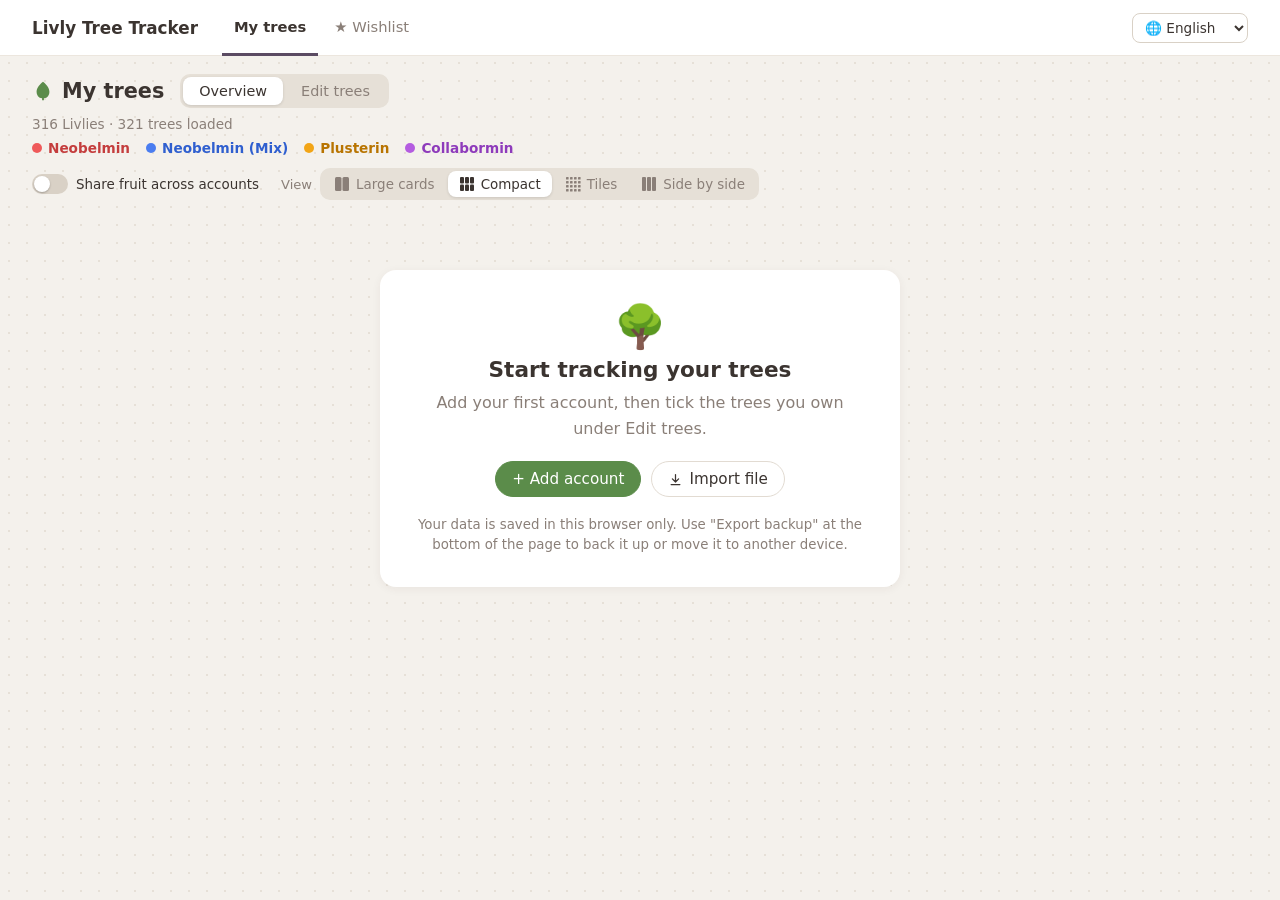
<file: index.html>
<!DOCTYPE html>
<html lang="ja">
<head>
  <meta charset="UTF-8">
  <meta name="viewport" content="width=device-width, initial-scale=1.0">
  <meta http-equiv="Cache-Control" content="no-cache, no-store, must-revalidate">
  <title>Livly Tree Tracker</title>
  <script>
    // Load the stylesheet with a fresh ?v= each time so the browser never shows an old saved copy.
    window.LIVLY_BUILD = Date.now();
    document.write('<link rel="stylesheet" href="css/style.css?v=' + LIVLY_BUILD + '">');
  </script>
</head>
<body>
  <!-- Top bar: app name, page tabs, language (filled in by scripts/nav.js) -->
  <nav id="site-nav" class="site-nav"></nav>

  <!-- "My trees" title + Overview / Edit trees switch (filled in by scripts/nav.js) -->
  <header id="section-header" class="section-header"></header>

  <header class="page-header">
    <div class="page-toolbar">
      <div>
        <p class="page-meta"><span id="stats"></span></p>
        <ul id="legend" class="legend"></ul>
      </div>
      <div class="toolbar-controls">
      <!-- "Share fruit across accounts" switch (label filled in by scripts/app.js) -->
      <label id="share-control" class="switch-control">
        <input id="share-toggle" type="checkbox">
        <span class="switch" aria-hidden="true"></span>
        <span id="share-label"></span>
      </label>
      <!-- "View" label + Large / Compact / Tiles / Side by side (filled in by scripts/app.js) -->
      <div class="view-control">
        <span id="view-label" class="control-label"></span>
        <div id="view-switch" class="segmented"></div>
      </div>
      </div>
    </div>
  </header>

  <main id="accounts">
    <p class="loading">Loading…</p>
  </main>
  <!-- File picker used by Import (at the bottom of the page and on the welcome box) -->
  <input id="import-file" type="file" accept=".json,application/json" hidden>

  <script>
    // Data and scripts (plain .js so the page works when opened directly from disk).
    // Each file gets a fresh ?v= so edits always show on a normal refresh.
    [
      "data/livlies.js",
      "data/trees.js",
      "scripts/i18n.js",
      "scripts/store.js",
      "scripts/dialog.js",
      "scripts/nav.js",
      "scripts/app.js"
    ].forEach(function (src) {
      document.write('<script src="' + src + '?v=' + LIVLY_BUILD + '"><\/script>');
    });
  </script>
</body>
</html>
</file>
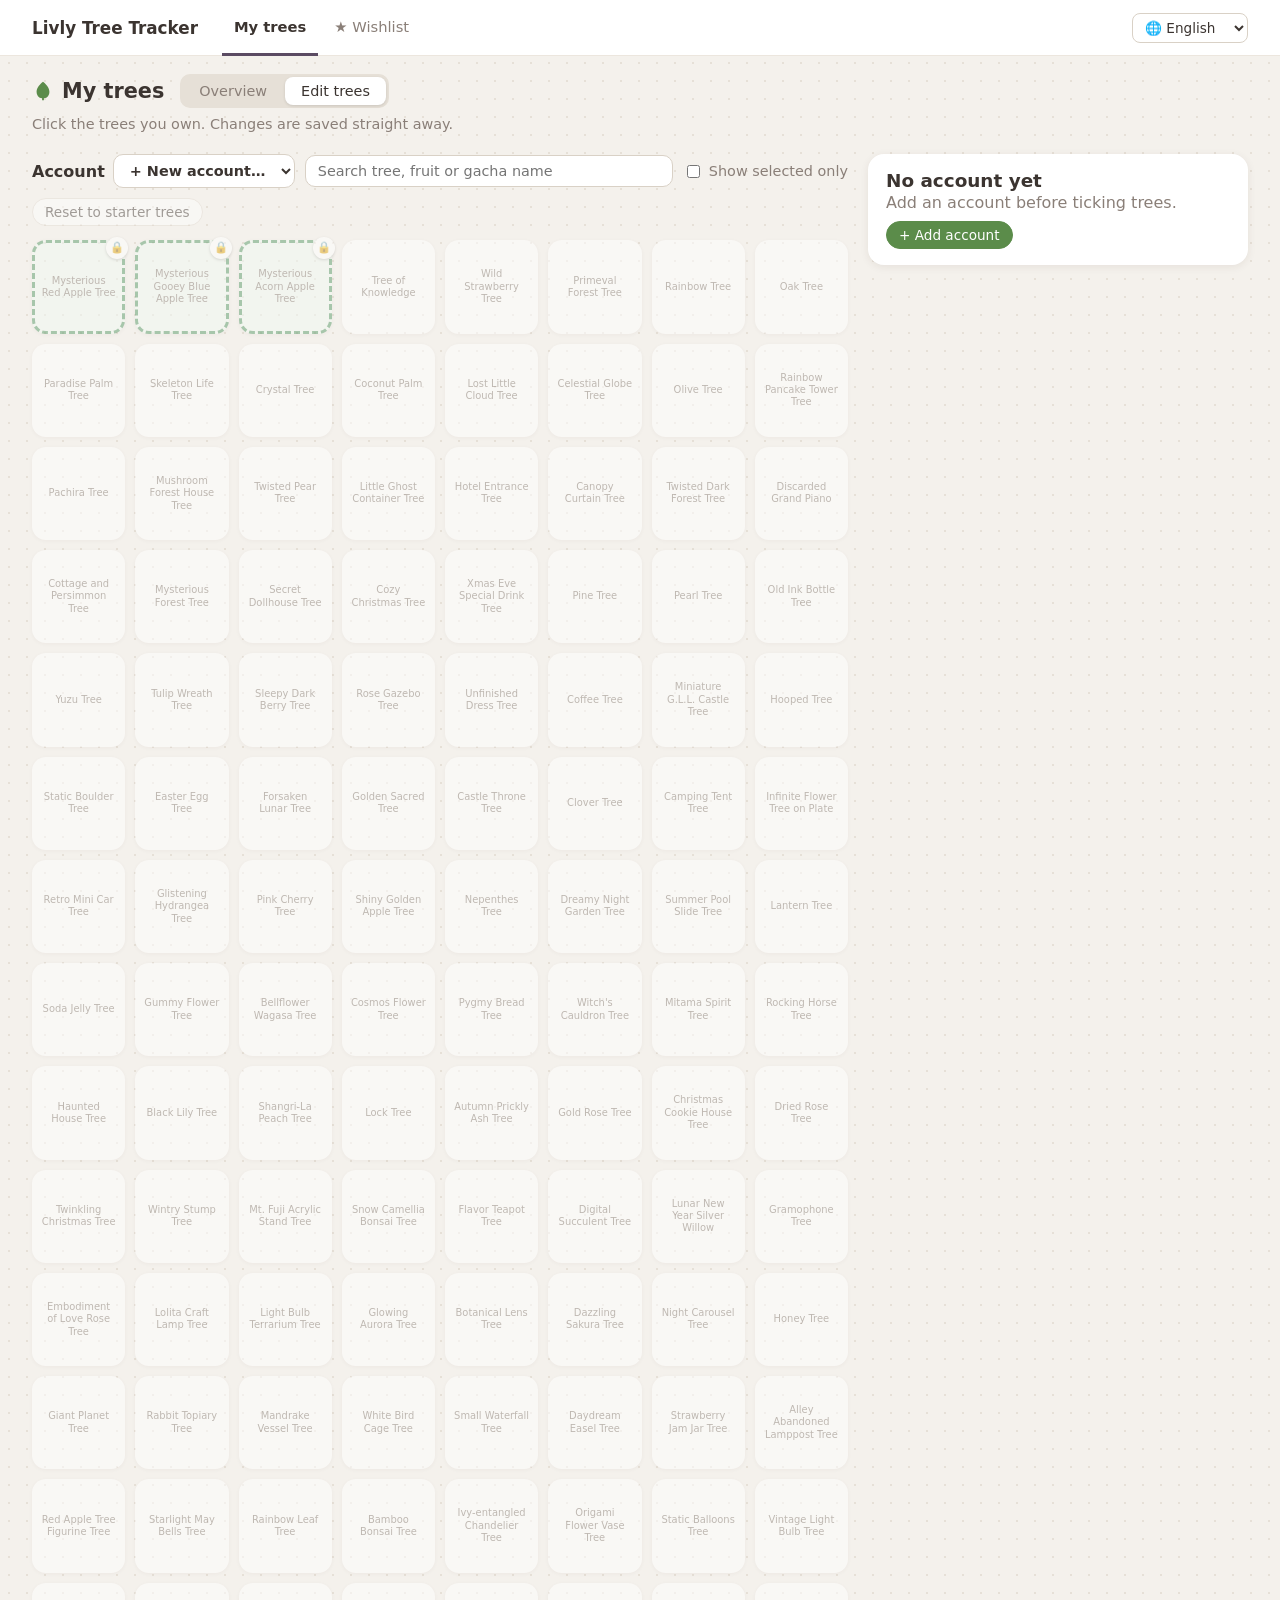
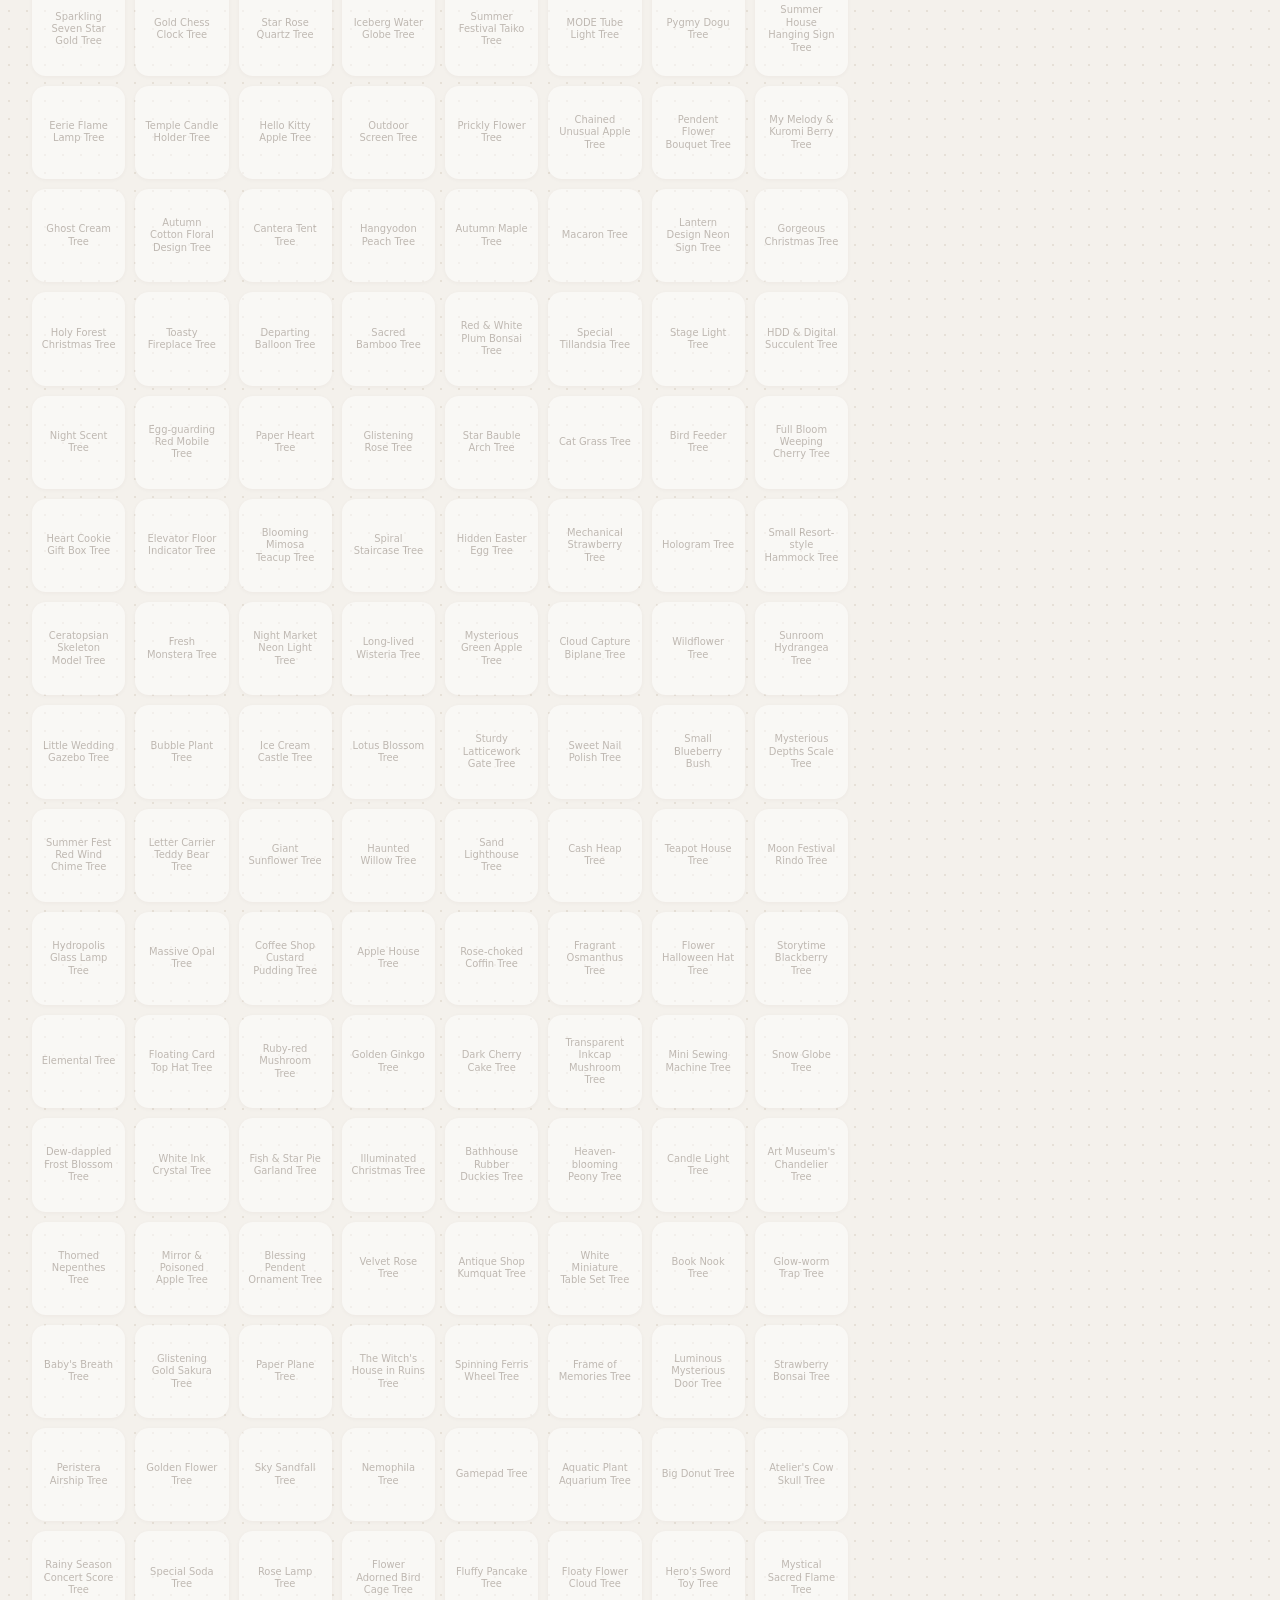
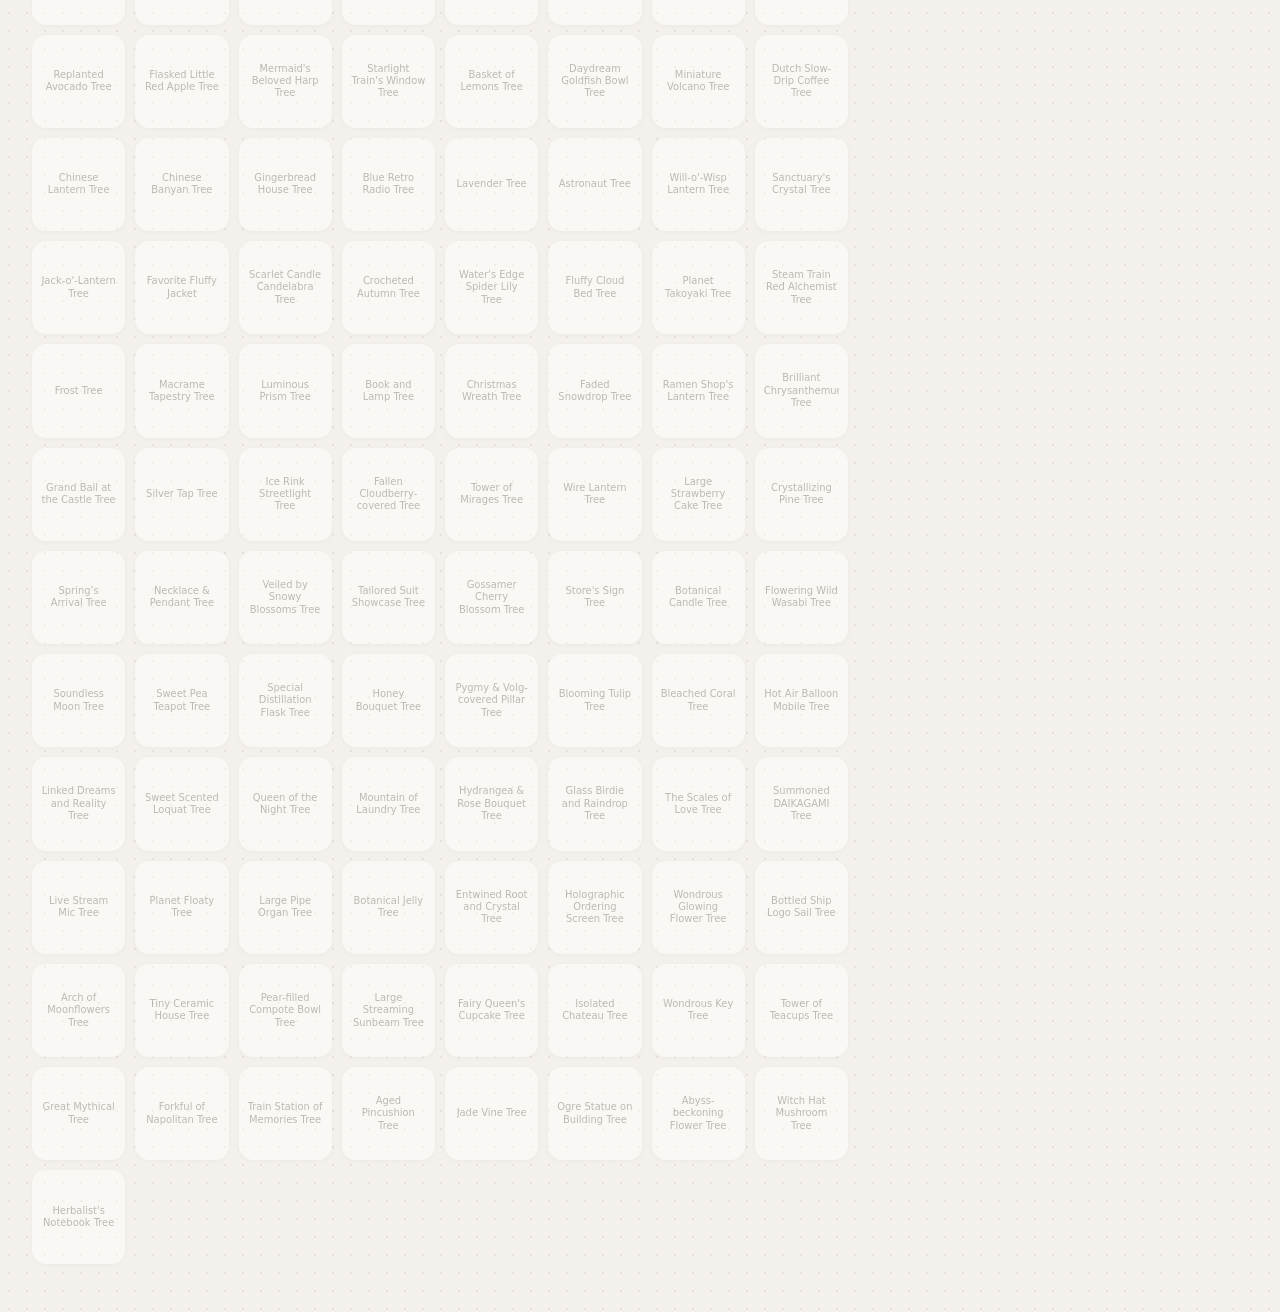
<file: tree-checklist.html>
<!DOCTYPE html>
<html lang="ja">
<head>
  <meta charset="UTF-8">
  <meta name="viewport" content="width=device-width, initial-scale=1.0">
  <meta http-equiv="Cache-Control" content="no-cache, no-store, must-revalidate">
  <title>Edit trees · Livly Tree Tracker</title>
  <script>
    // Fresh ?v= each load so the browser never shows an old saved copy.
    window.LIVLY_BUILD = Date.now();
    document.write('<link rel="stylesheet" href="css/style.css?v=' + LIVLY_BUILD + '">');
    document.write('<link rel="stylesheet" href="css/tree-checklist.css?v=' + LIVLY_BUILD + '">');
  </script>
</head>
<body>
  <!-- Top bar: app name, page tabs, language (filled in by scripts/nav.js) -->
  <nav id="site-nav" class="site-nav"></nav>

  <!-- "My trees" title + Overview / Edit trees switch (filled in by scripts/nav.js) -->
  <header id="section-header" class="section-header"></header>

  <header class="page-header">
    <p class="page-meta" id="intro"></p>
  </header>

  <main class="picker-layout">
    <section class="picker-main">
      <div class="picker-toolbar">
        <!-- Which saved account is being edited -->
        <label class="account-picker"><span id="account-label"></span> <select id="account-select"></select></label>
        <input id="search" type="search" autocomplete="off">
        <label class="toggle"><input id="selected-only" type="checkbox"> <span id="selected-only-label"></span></label>
        <button id="reset" type="button" class="btn"></button>
      </div>
      <div id="tree-grid" class="picker-grid"></div>
      <p id="no-results" class="no-results" hidden></p>
    </section>

    <!-- Summary of the account being edited (filled in by scripts/tree-checklist.js) -->
    <aside id="account-panel" class="picker-output"></aside>
  </main>

  <script>
    [
      "data/livlies.js",
      "data/trees.js",
      "scripts/i18n.js",
      "scripts/store.js",
      "scripts/dialog.js",
      "scripts/nav.js",
      "scripts/tree-checklist.js"
    ].forEach(function (src) {
      document.write('<script src="' + src + '?v=' + LIVLY_BUILD + '"><\/script>');
    });
  </script>
</body>
</html>
</file>
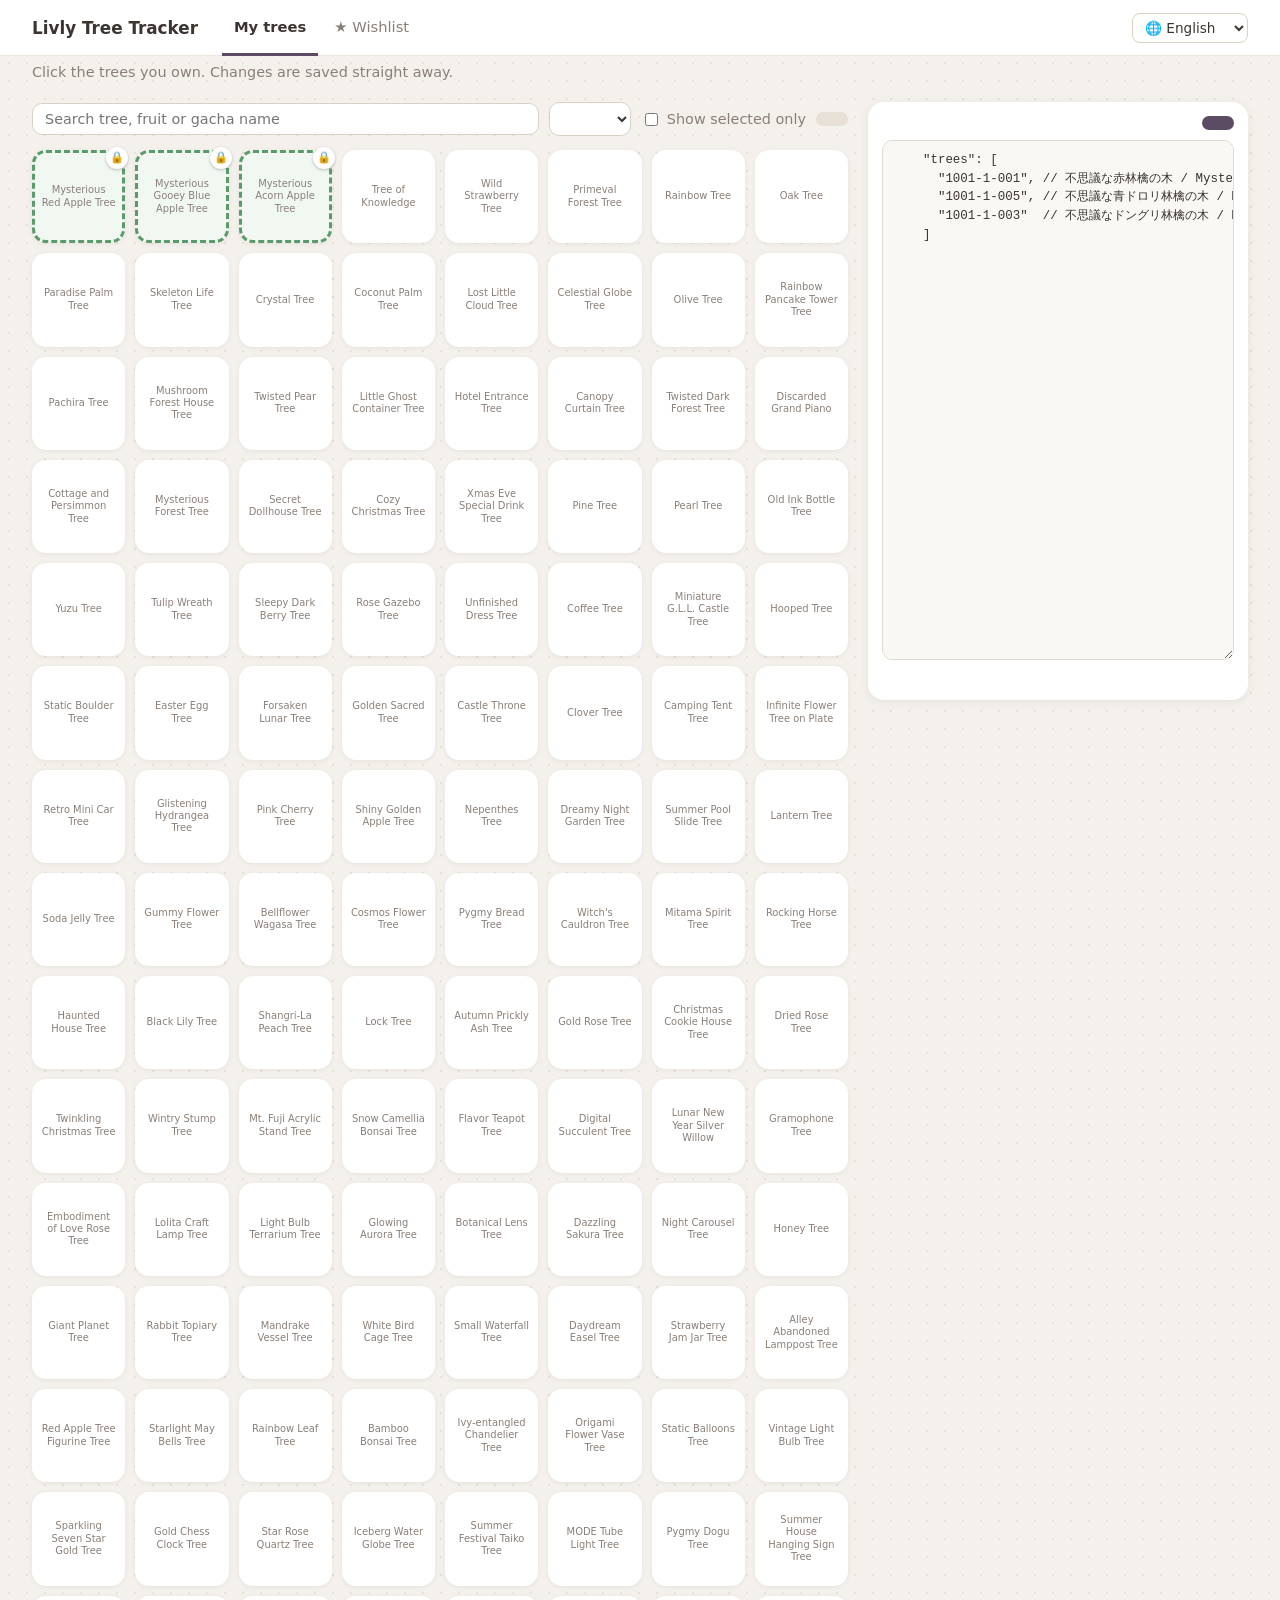
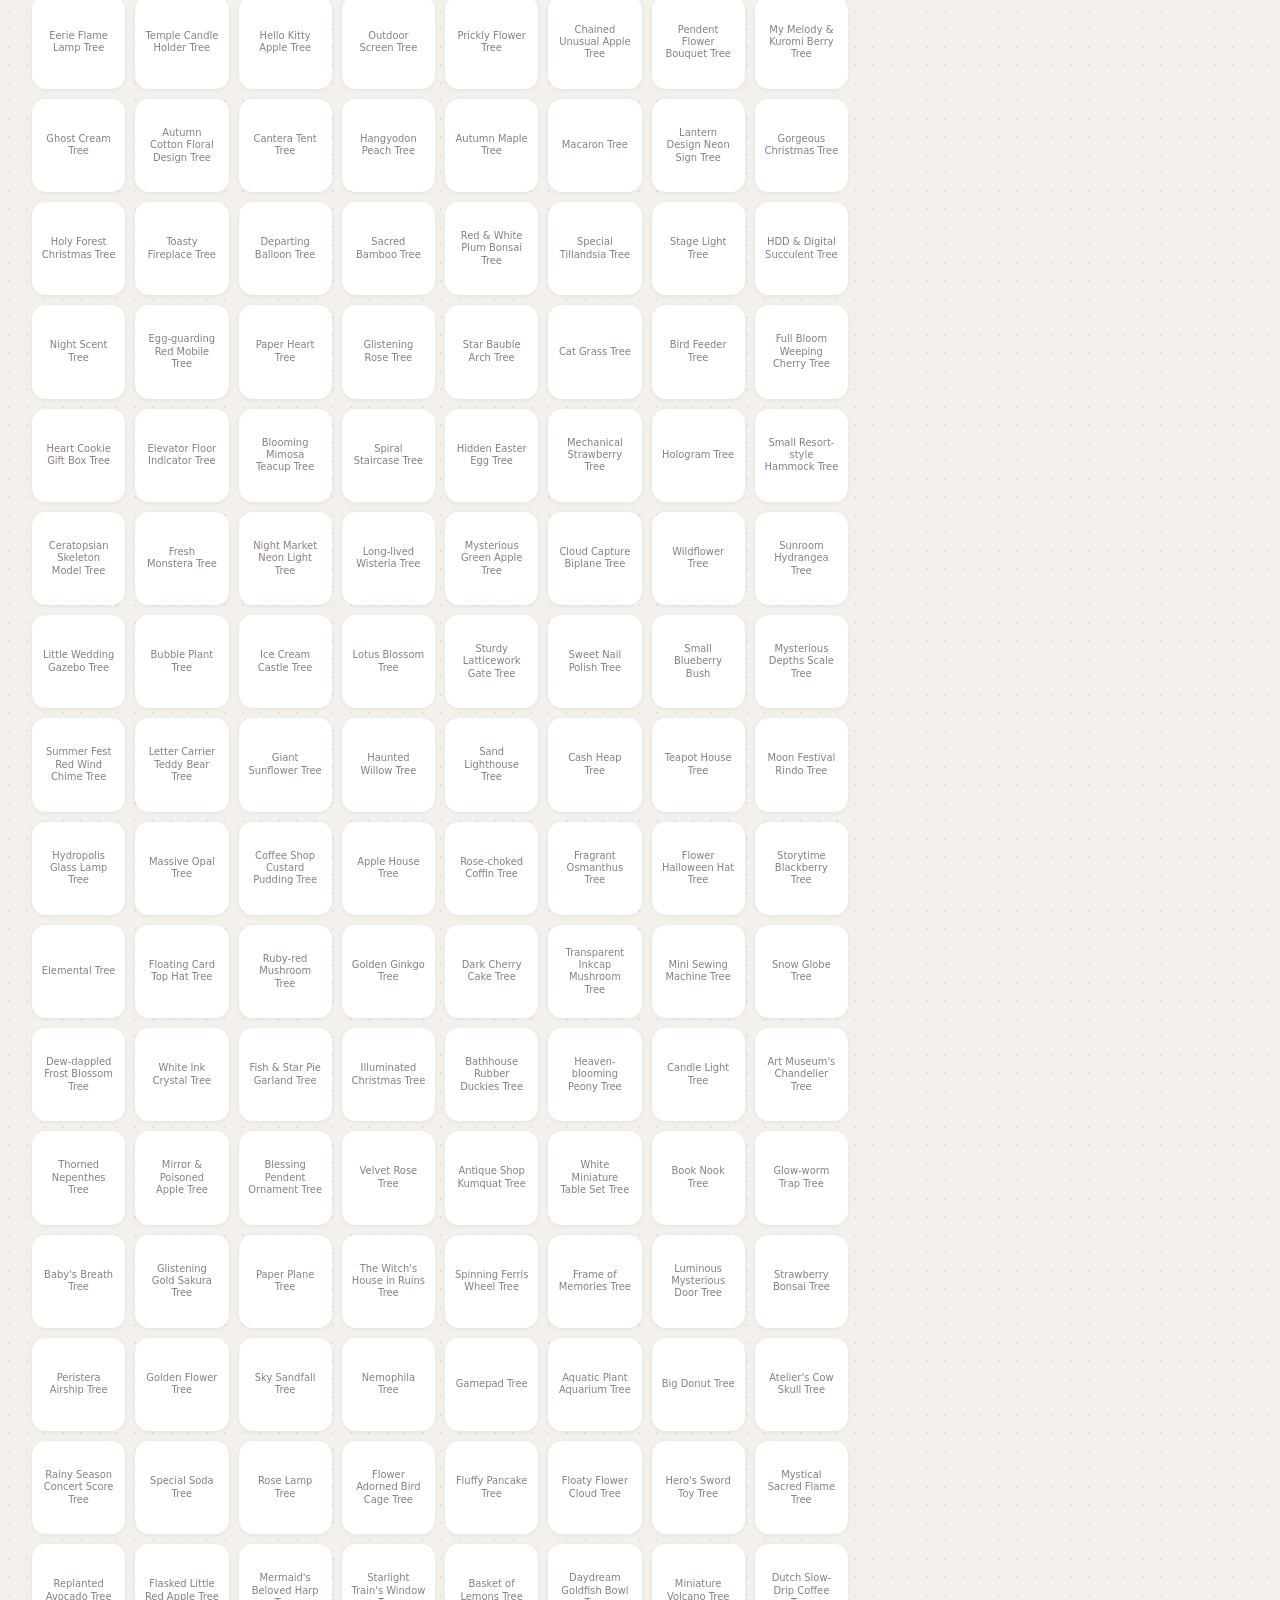
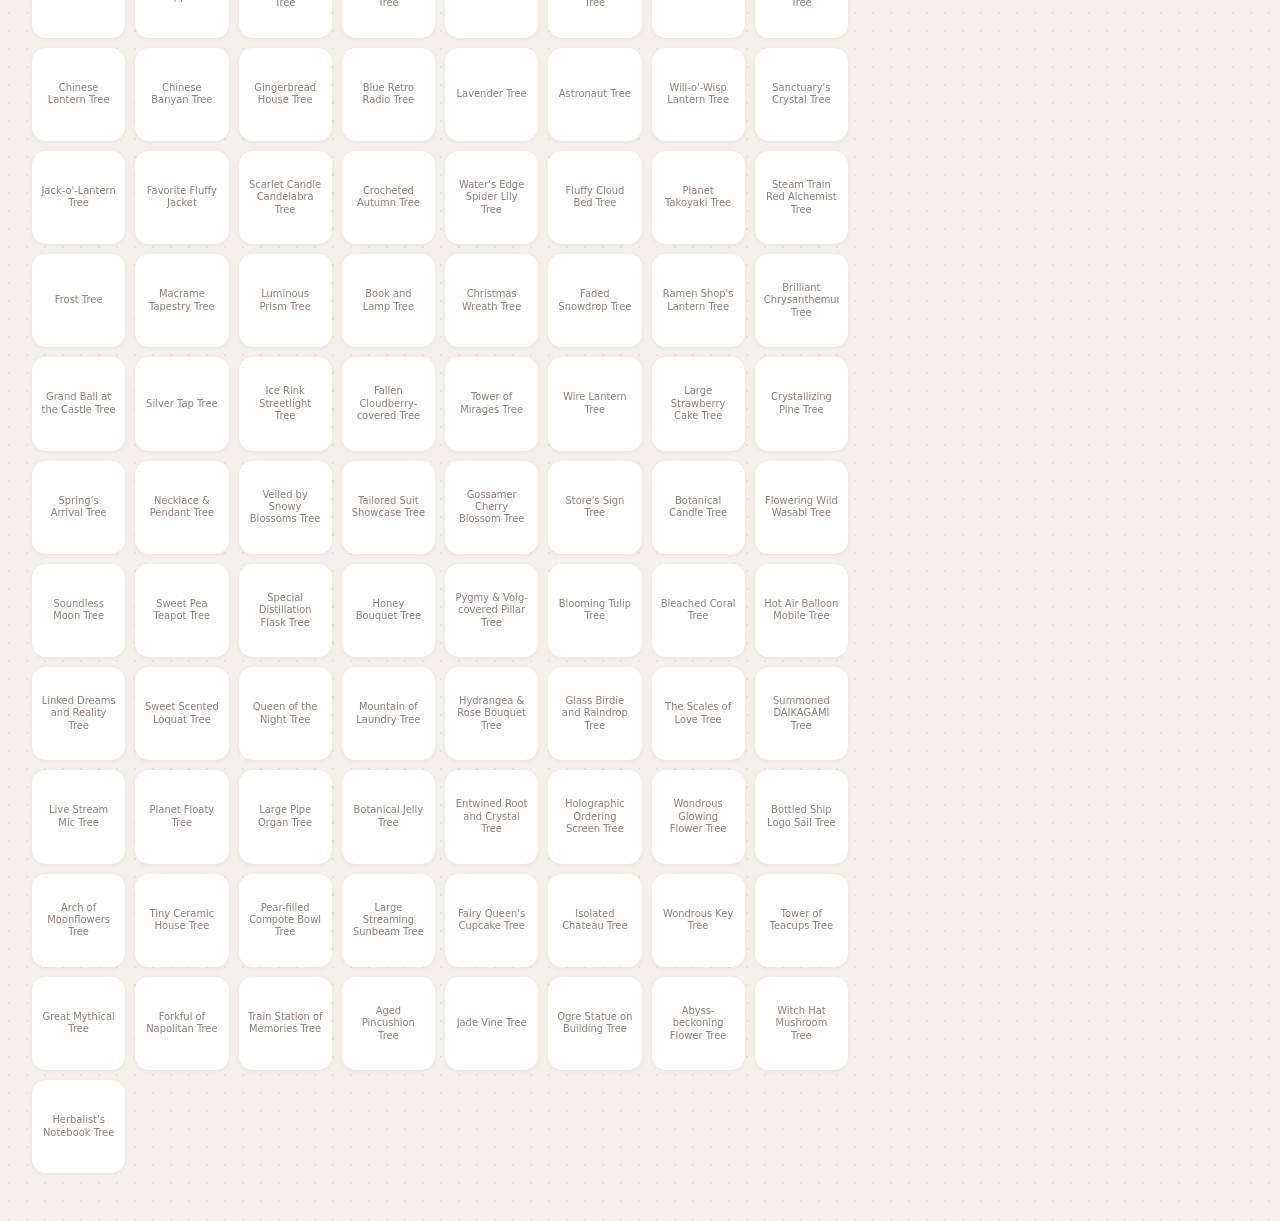
<file: tree-picker.html>
<!DOCTYPE html>
<html lang="ja">
<head>
  <meta charset="UTF-8">
  <meta name="viewport" content="width=device-width, initial-scale=1.0">
  <meta http-equiv="Cache-Control" content="no-cache, no-store, must-revalidate">
  <title>Tree Quick Selector · Livly Tree Tracker</title>
  <script>
    // Fresh ?v= each load so the browser never shows an old saved copy.
    window.LIVLY_BUILD = Date.now();
    document.write('<link rel="stylesheet" href="css/style.css?v=' + LIVLY_BUILD + '">');
    document.write('<link rel="stylesheet" href="css/tree-picker.css?v=' + LIVLY_BUILD + '">');
  </script>
</head>
<body>
  <!-- Top bar: app name, page tabs, language (filled in by scripts/nav.js) -->
  <nav id="site-nav" class="site-nav"></nav>

  <header class="page-header">
    <p class="page-meta" id="intro"></p>
  </header>

  <main class="picker-layout">
    <section class="picker-main">
      <div class="picker-toolbar">
        <input id="search" type="search" autocomplete="off">
        <select id="load-account"></select>
        <label class="toggle"><input id="selected-only" type="checkbox"> <span id="selected-only-label"></span></label>
        <button id="clear" type="button" class="secondary"></button>
      </div>
      <div id="tree-grid" class="picker-grid"></div>
      <p id="no-results" class="no-results" hidden></p>
    </section>

    <aside class="picker-output">
      <div class="output-head">
        <strong id="selected-count"></strong>
        <button id="copy" type="button"></button>
      </div>
      <textarea id="output" readonly spellcheck="false"></textarea>
      <p id="copy-status" class="copy-status" aria-live="polite"></p>
    </aside>
  </main>

  <script>
    [
      "data/livlies.js",
      "data/trees.js",
      "data/accounts.js",
      "scripts/i18n.js",
      "scripts/nav.js",
      "scripts/tree-picker.js"
    ].forEach(function (src) {
      document.write('<script src="' + src + '?v=' + LIVLY_BUILD + '"><\/script>');
    });
  </script>
</body>
</html>
</file>
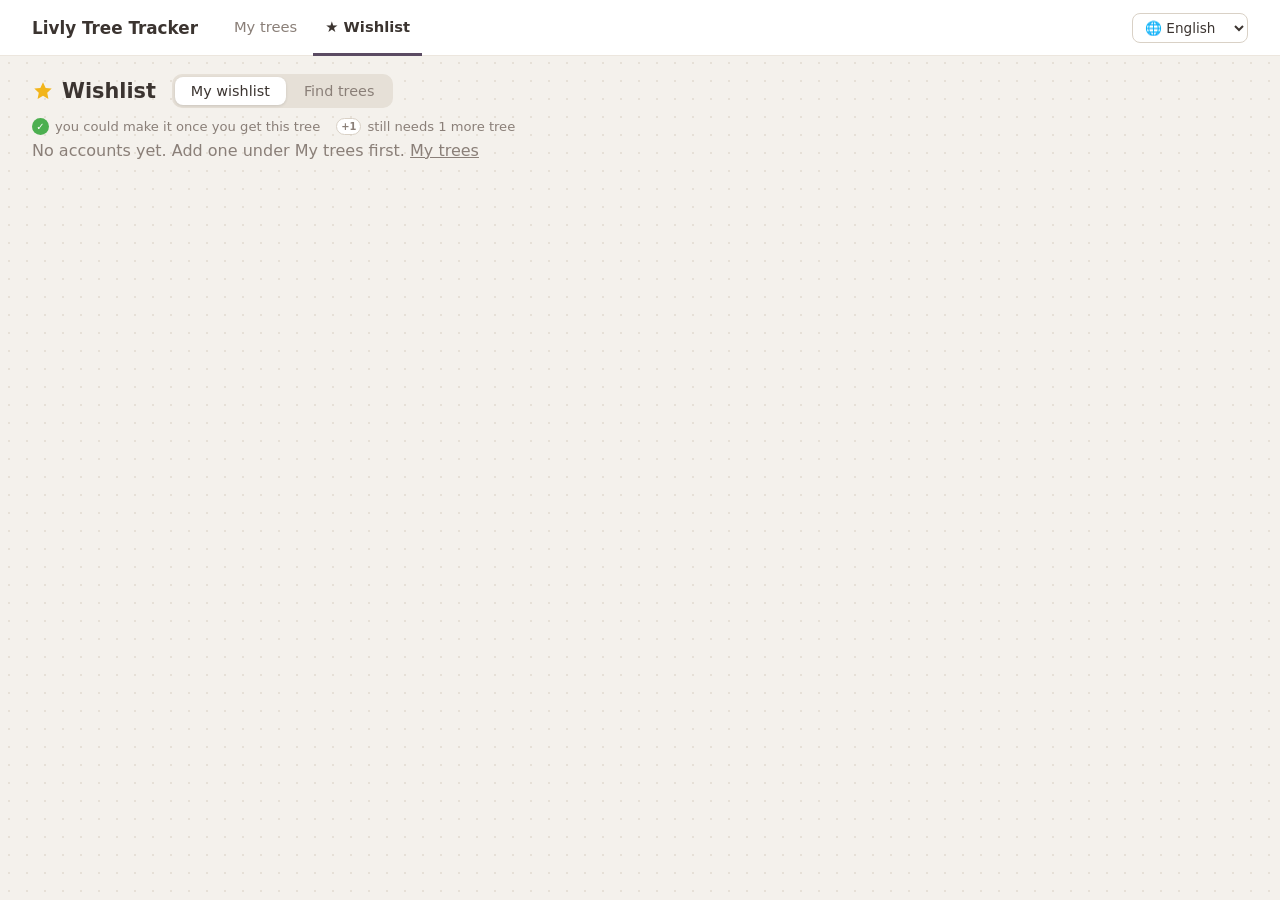
<file: wishlist.html>
<!DOCTYPE html>
<html lang="ja">
<head>
  <meta charset="UTF-8">
  <meta name="viewport" content="width=device-width, initial-scale=1.0">
  <meta http-equiv="Cache-Control" content="no-cache, no-store, must-revalidate">
  <title>Wishlist · Livly Tree Tracker</title>
  <script>
    // Fresh ?v= each load so the browser never shows an old saved copy.
    window.LIVLY_BUILD = Date.now();
    document.write('<link rel="stylesheet" href="css/style.css?v=' + LIVLY_BUILD + '">');
    document.write('<link rel="stylesheet" href="css/wishlist.css?v=' + LIVLY_BUILD + '">');
  </script>
</head>
<body>
  <!-- Top bar: app name, page tabs, language (filled in by scripts/nav.js) -->
  <nav id="site-nav" class="site-nav"></nav>

  <!-- Page title + "My wishlist / Find trees" switch (filled in by scripts/wishlist.js) -->
  <!-- "Wishlist" title + My wishlist / Find trees switch (filled in by scripts/wishlist.js) -->
  <header id="section-header" class="section-header"></header>

  <main class="wish-main">
    <!-- Find trees: filters -->
    <div id="find-filters" class="find-filters" hidden>
      <label class="filter-label"><span id="missing-label"></span> <select id="missing-from"></select></label>
      <input id="find-search" type="search" autocomplete="off">
      <label class="toggle"><input id="only-useful" type="checkbox"> <span id="only-useful-label"></span></label>
      <span id="find-count" class="find-count"></span>
    </div>
    <!-- What ✓ and +1 on a Livly mean -->
    <div id="wish-key" class="wish-key"></div>
    <div id="wish-content"></div>
  </main>

  <script>
    [
      "data/livlies.js",
      "data/trees.js",
      "scripts/i18n.js",
      "scripts/store.js",
      "scripts/dialog.js",
      "scripts/nav.js",
      "scripts/wishlist.js"
    ].forEach(function (src) {
      document.write('<script src="' + src + '?v=' + LIVLY_BUILD + '"><\/script>');
    });
  </script>
</body>
</html>
</file>
<file: css/style.css>
/* ===== Theme ===== */
:root {
  --bg: #f4f1ec;
  --card: #ffffff;
  --text: #3b3430;
  --muted: #8a7f78;
  --tile: #eeeae4;
  --radius: 16px;

  /* Potion colours: card edges, legend, tooltip */
  --c-neobelmin: #ef5a5a;   --text-neobelmin: #c43d3d;
  --c-mix: #4a7df0;         --text-mix: #2f5fcf;
  --c-plusterin: #f2a516;   --text-plusterin: #b87400;
  --c-collab: #b45ce0;      --text-collab: #8e3bbb;
  --c-plusterin-badge: #f2a516;   /* the "P" badge on Plusterin cards */

  /* Tooltip check marks: tree owned by this account / by another account (shared fruit) */
  --c-this-account: #4caf50;      /* grass green */
  --c-other-account: #17a99b;     /* teal green (also the share switch when on) */
}

* { box-sizing: border-box; }

body {
  margin: 0;
  font-family: "Hiragino Maru Gothic ProN", "Yu Gothic UI", "Meiryo", system-ui, sans-serif;
  background: var(--bg);
  background-image: radial-gradient(#e6e0d7 1px, transparent 1px);
  background-size: 18px 18px;
  color: var(--text);
}
/* Traditional Chinese: Taiwanese fonts, so characters use Taiwan glyph shapes */
html:lang(zh-Hant-TW) body { font-family: "Microsoft JhengHei", "PingFang TC", "Noto Sans TC", system-ui, sans-serif; }

/* ===== Top navigation bar (both pages) ===== */
.site-nav {
  display: flex; align-items: center; gap: 24px;
  height: 56px; padding: 0 32px;
  background: var(--card); border-bottom: 1px solid #ece6de;
  position: sticky; top: 0; z-index: 10;
}
.nav-brand { font-weight: bold; font-size: 1.05rem; white-space: nowrap; }
.nav-tabs { display: flex; gap: 4px; height: 100%; }
.nav-tabs a {
  display: flex; align-items: center; padding: 0 12px;
  color: var(--muted); text-decoration: none; font-size: 0.92rem; white-space: nowrap;
  border-bottom: 3px solid transparent; margin-bottom: -1px;
}
.nav-tabs a:hover { color: var(--text); }
.nav-tabs a.active { color: var(--text); font-weight: 600; border-bottom-color: #5b4b63; }
.nav-spacer { flex: 1; }
.lang-select {
  font: inherit; font-size: 0.85rem; color: var(--text); cursor: pointer;
  padding: 5px 8px; border-radius: 8px; border: 1px solid #d9d1c6; background: #fff;
}
@media (max-width: 640px) {
  .site-nav { gap: 12px; padding: 0 14px; }
  .nav-brand { display: none; }
}

/* ===== Page header (under the top bar) ===== */
/* Section header: icon + title + Overview/Edit (or My wishlist/Find) switch */
.section-header { display: flex; flex-wrap: wrap; align-items: center; gap: 16px; padding: 18px 32px 0; }
.section-header h1 { margin: 0; font-size: 1.3rem; display: flex; align-items: center; gap: 8px; }
.section-icon { display: inline-flex; }
.section-icon svg { width: 22px; height: 22px; }
.section-trees svg { fill: #5b8c4a; }
.section-wishlist svg { fill: #f2b51b; }
.segmented.section-switch a, .segmented.section-switch button { padding: 6px 16px; font-size: 0.9rem; }
@media (max-width: 640px) {
  .section-header { padding: 14px 14px 0; }
  body .page-header { padding-left: 14px; padding-right: 14px; }
}

.page-header { padding: 8px 32px 6px; }
.page-meta { margin: 0 0 8px; color: var(--muted); font-size: 0.9rem; }
#stats { font-size: 0.85rem; }
.page-toolbar {
  display: flex; flex-wrap: wrap; align-items: center; justify-content: space-between; gap: 12px 20px;
}

/* Right side of the toolbar: share switch + View switch */
.toolbar-controls { display: flex; flex-wrap: wrap; align-items: center; gap: 10px 22px; }

/* On/off switch ("Share fruit across accounts") */
.switch-control {
  display: inline-flex; align-items: center; gap: 8px; cursor: pointer;
  font-size: 0.84rem; color: var(--text); user-select: none;
}
.switch-control input { position: absolute; opacity: 0; pointer-events: none; }
.switch {
  position: relative; width: 36px; height: 20px; flex: none;
  border-radius: 999px; background: #d9d1c6; transition: background .15s;
}
.switch::after {
  content: ""; position: absolute; top: 2px; left: 2px; width: 16px; height: 16px;
  border-radius: 50%; background: #fff; box-shadow: 0 1px 2px rgba(0,0,0,.25); transition: transform .15s;
}
.switch-control input:checked + .switch { background: var(--c-other-account); }
.switch-control input:checked + .switch::after { transform: translateX(16px); }
.switch-control input:focus-visible + .switch { outline: 2px solid #5b4b63; outline-offset: 2px; }

/* "View" label sits outside the buttons */
.view-control { display: flex; align-items: center; gap: 8px; }
.control-label { font-size: 0.82rem; color: var(--muted); }

/* Segmented buttons (View switch) */
.segmented { display: inline-flex; gap: 2px; background: #e6e0d7; border-radius: 10px; padding: 3px; }
.segmented button, .segmented a {
  display: inline-flex; align-items: center; gap: 6px; text-decoration: none;
  border: 0; background: transparent; color: var(--muted); cursor: pointer;
  font: inherit; font-size: 0.84rem; padding: 5px 11px; border-radius: 8px;
}
.segmented button:hover, .segmented a:hover { color: var(--text); }
.segmented button.active, .segmented a.active { background: var(--card); color: var(--text); box-shadow: 0 1px 3px rgba(0,0,0,.12); }
.segmented svg { width: 16px; height: 16px; flex: none; fill: currentColor; }
@media (max-width: 640px) {
  .segmented button span { display: none; }   /* icons only on small screens */
}

.legend {
  display: flex; flex-wrap: wrap; gap: 16px;
  list-style: none; padding: 0; margin: 0;
  font-size: 0.85rem; color: var(--muted);
}
.legend li { display: flex; align-items: center; gap: 6px; font-weight: 600; }
.legend li:has(.type-neobelmin) { color: var(--text-neobelmin); }
.legend li:has(.type-mix)       { color: var(--text-mix); }
.legend li:has(.type-plusterin) { color: var(--text-plusterin); }
.legend li:has(.type-collab)    { color: var(--text-collab); }
.dot { width: 10px; height: 10px; border-radius: 50%; display: inline-block; }
.dot.type-neobelmin { background: var(--c-neobelmin); }
.dot.type-mix       { background: var(--c-mix); }
.dot.type-plusterin { background: var(--c-plusterin); }
.dot.type-collab    { background: var(--c-collab); }

main { padding: 8px 32px 48px; }
.loading, .error-box { color: var(--muted); }
.error-box {
  background: #fff3f0; border: 1px solid #f0c4bb; color: #8a3a2c;
  padding: 16px 20px; border-radius: 12px; max-width: 720px; line-height: 1.6;
}
.error-box code { background: #fbe1da; padding: 1px 5px; border-radius: 4px; }

/* ===== Account section ===== */
.account { margin-top: 28px; }
.account-header {
  display: flex; flex-wrap: wrap; align-items: baseline; gap: 12px;
  border-bottom: 2px solid #e2dbd2; padding-bottom: 8px; margin-bottom: 14px;
}
.account-header h2 { margin: 0; font-size: 1.3rem; }
.account-count { color: var(--muted); font-size: 0.9rem; }
.account { scroll-margin-top: 72px; }   /* below the sticky top bar when jumped to */
.account-header { align-items: center; }
.account-actions { margin-left: auto; display: flex; align-items: center; gap: 2px; }

/* ===== Buttons (both pages) ===== */
.btn {
  display: inline-flex; align-items: center; gap: 6px;
  font: inherit; font-size: 0.85rem; line-height: 1.2; cursor: pointer; white-space: nowrap;
  padding: 5px 12px; border-radius: 999px;
  border: 1px solid #e2dbd2; background: #fff; color: var(--text); text-decoration: none;
}
.btn:hover { background: #f7f3ee; filter: none; }
.btn:disabled { opacity: .45; cursor: default; background: #fff; }
.btn svg { width: 15px; height: 15px; flex: none; }
.btn.primary { background: #5b8c4a; border-color: #5b8c4a; color: #fff; }
.btn.primary:hover { background: #4f7c40; }
.btn.danger { background: #c94a3d; border-color: #c94a3d; color: #fff; }
.btn.danger:hover { background: #b23e32; }
.icon-btn {
  display: inline-grid; place-items: center; width: 30px; height: 30px; padding: 0;
  border: 0; border-radius: 8px; background: transparent; color: var(--muted); cursor: pointer;
}
.icon-btn:hover { background: #ebe4db; color: var(--text); filter: none; }
.icon-btn svg { width: 17px; height: 17px; }
/* Bottom line: "Saved in this browser only · Export backup · Import" */
.data-footer {
  display: flex; flex-wrap: wrap; align-items: center; justify-content: center; gap: 8px;
  margin-top: 14px; padding: 14px; border-top: 1px solid #e2dbd2;
  color: var(--muted); font-size: 0.85rem;
}
.link-btn {
  display: inline-flex; align-items: center; gap: 5px; padding: 0; border: 0; background: none;
  font: inherit; color: #2f5fcf; cursor: pointer;
}
.link-btn:hover { text-decoration: underline; filter: none; }
.link-btn svg { width: 14px; height: 14px; }

/* "+ Add account" after the last account */
.add-account {
  display: block; width: 100%; margin-top: 28px; padding: 16px;
  font: inherit; font-weight: 600; font-size: 0.95rem; color: var(--text); cursor: pointer;
  background: transparent; border: 2px dashed #d8cfc4; border-radius: 12px;
}
.add-account:hover { background: rgba(255, 255, 255, 0.6); border-color: #b9ad9f; }

/* First visit: no accounts yet */
.empty-state {
  max-width: 520px; margin: 56px auto; padding: 32px 36px; text-align: center;
  background: var(--card); border-radius: 16px; box-shadow: 0 2px 10px rgba(60, 40, 30, 0.06);
}
.empty-art { font-size: 42px; }
.empty-state h2 { margin: 6px 0 8px; font-size: 1.35rem; }
.empty-state p { color: var(--muted); margin: 0 0 20px; line-height: 1.6; }
.empty-buttons { display: flex; flex-wrap: wrap; gap: 10px; justify-content: center; }
.empty-buttons .btn { font-size: 0.95rem; padding: 8px 16px; }
.empty-state small { display: block; margin-top: 18px; color: var(--muted); line-height: 1.5; }

/* Pop-up box (scripts/dialog.js) */
.dialog-backdrop {
  position: fixed; inset: 0; z-index: 100; display: grid; place-items: center; padding: 16px;
  background: rgba(40, 30, 20, 0.35); animation: dialogFade 120ms ease-out;
}
.dialog {
  width: min(380px, 100%); background: var(--card); border-radius: 14px; padding: 22px 24px;
  box-shadow: 0 10px 40px rgba(0, 0, 0, 0.2); animation: tipBounceIn 220ms cubic-bezier(.34, 1.56, .64, 1);
}
.dialog h3 { margin: 0 0 10px; font-size: 1.05rem; }
.dialog p { margin: 0 0 4px; color: var(--muted); line-height: 1.6; font-size: 0.92rem; }
.dialog input {
  width: 100%; box-sizing: border-box; margin-top: 4px;
  font: inherit; padding: 8px 10px; border: 1px solid #d8cfc4; border-radius: 8px; color: var(--text);
}
.dialog input:focus { outline: 2px solid #5b8c4a; outline-offset: 0; border-color: transparent; }
.dialog-buttons { display: flex; flex-wrap: wrap; justify-content: flex-end; gap: 8px; margin-top: 18px; }
@keyframes dialogFade { from { opacity: 0; } }
@media (prefers-reduced-motion: reduce) { .dialog-backdrop, .dialog { animation: none; } }


/* ===== Tree grid ===== */
.tree-grid {
  display: grid;
  grid-template-columns: repeat(auto-fill, minmax(260px, 1fr));
  gap: 16px;
}

/* ===== Tree card ===== */
.tree-card {
  background: var(--card);
  border-radius: var(--radius);
  padding: 10px;
  box-shadow: 0 2px 8px rgba(60, 40, 30, 0.08);
  border-left: 5px solid transparent;   /* potion colour, see below */
  display: flex; flex-direction: column; gap: 8px;
}
.tree-card.type-neobelmin { border-left-color: var(--c-neobelmin); }
.tree-card.type-mix       { border-left-color: var(--c-mix); }
.tree-card.type-plusterin { border-left-color: var(--c-plusterin); }
.tree-card.type-collab    { border-left-color: var(--c-collab); }

/* Banner (top) */
.banner {
  aspect-ratio: 4 / 1;
  border-radius: 10px;
  overflow: hidden;
  background: linear-gradient(135deg, #5b4b63, #2f2a3a);
  display: flex; align-items: center; justify-content: center;
}
.banner img { width: 100%; height: 100%; object-fit: cover; display: block; }
.banner-text {
  color: #fff; text-align: center; padding: 0 10px; line-height: 1.3;
  font-size: 0.95rem; font-weight: bold; text-shadow: 0 1px 2px rgba(0,0,0,.4);
}
.banner-text small { display: block; font-weight: normal; font-size: 0.72rem; opacity: 0.85; }

/* Body: Livly (left) + tree (right) */
.card-body {
  display: grid;
  grid-template-columns: 1fr 1fr;
  gap: 10px;
  align-items: end;
}

.livly-slot {
  position: relative;
  aspect-ratio: 1 / 1;
}
.livly-slot .livly-img {
  width: 100%; height: 100%; object-fit: contain;
  display: block;
}

/* Plusterin badge: white "P" on an amber circle, overlapping the bottom-left of the Livly */
.plusterin-badge, .cc-badge {
  position: absolute; border-radius: 50%;
  background: var(--c-plusterin-badge); border: 2px solid #fff;
  box-shadow: 0 1px 4px rgba(0,0,0,.25);
  display: flex; align-items: center; justify-content: center;
  color: #fff; font-weight: 800; line-height: 1;
  font-family: "Arial Rounded MT Bold", "Segoe UI", system-ui, sans-serif;
}
.plusterin-badge { left: -4px; bottom: -4px; width: 34px; height: 34px; font-size: 1.15rem; }

/* Wrapper that carries the Livly name on hover (both card views) */
.livly-pic { display: block; width: 100%; height: 100%; }
.livly-pic > a { display: block; width: 100%; height: 100%; }

/* "+N" chip on the Livly (Large cards) — hover / tap for the ingredient tooltip */
.more-chip {
  position: absolute; right: 2px; top: 2px;
  min-width: 30px; height: 26px; padding: 0 7px; border: 0; border-radius: 999px;
  background: #fff; box-shadow: 0 1px 4px rgba(0,0,0,.25);
  font: inherit; font-size: 0.78rem; font-weight: bold; color: var(--text); cursor: pointer;
}
.more-chip:hover, .more-chip:focus-visible { background: #5b4b63; color: #fff; outline: none; }

.tree-slot {
  aspect-ratio: 1 / 1;
  background: var(--tile);
  border-radius: 12px;
  display: flex; align-items: center; justify-content: center;
  overflow: hidden;
}
.tree-slot img { width: 90%; height: 90%; object-fit: contain; }

/* Placeholder for missing images */
.placeholder {
  width: 100%; height: 100%;
  border-radius: 12px;
  background: repeating-linear-gradient(45deg, #eee8e0, #eee8e0 8px, #e6dfd6 8px, #e6dfd6 16px);
  display: flex; align-items: center; justify-content: center;
  color: var(--muted); font-size: 0.75rem;
}


.tree-card.unknown { border: 2px dashed #e0a39a; color: #8a3a2c; font-size: 0.85rem; }

a { color: inherit; }


/* Shared potion colours for the small views */
.compact-card, .tree-tile-card { --ring: var(--c-neobelmin); }
.type-mix       { --ring: var(--c-mix); }
.type-plusterin { --ring: var(--c-plusterin); }
.type-collab    { --ring: var(--c-collab); }

/* ===== A · Compact cards ===== */
.compact-grid { display: grid; grid-template-columns: repeat(auto-fill, minmax(150px, 1fr)); gap: 10px; }
.compact-card {
  background: var(--card); border-radius: 12px; padding: 6px;
  box-shadow: 0 1px 4px rgba(60, 40, 30, 0.08); border-left: 5px solid var(--ring);
}
.cc-banner {
  aspect-ratio: 4 / 1; border-radius: 6px; overflow: hidden;
  background: linear-gradient(135deg, #5b4b63, #2f2a3a);
  color: #fff; font-size: 0.6rem; line-height: 1.2; font-weight: bold;
  display: flex; align-items: center; justify-content: center; text-align: center; padding: 0 4px;
}
.cc-banner img { width: 100%; height: 100%; object-fit: cover; display: block; }
.cc-banner:has(img) { padding: 0; }
.cc-body { display: grid; grid-template-columns: 1fr 1fr; gap: 6px; margin-top: 6px; }
.cc-livly, .cc-tree { position: relative; aspect-ratio: 1 / 1; }
.cc-livly img, .cc-tree img { width: 100%; height: 100%; object-fit: contain; display: block; }
.cc-tree { background: var(--tile); border-radius: 8px; overflow: hidden; }
.cc-badge { left: -3px; bottom: -3px; width: 22px; height: 22px; font-size: 0.75rem; }
.cc-more {
  position: absolute; right: -3px; top: -3px; min-width: 22px; height: 20px; padding: 0 5px;
  border: 0; border-radius: 999px; background: #fff; box-shadow: 0 1px 3px rgba(0,0,0,.25);
  font: inherit; font-size: 0.65rem; font-weight: bold; line-height: 20px; text-align: center;
  color: var(--text); cursor: pointer;
}
.cc-more:hover, .cc-more:focus-visible { background: #5b4b63; color: #fff; outline: none; }
.compact-card .placeholder, .tree-tile-card .placeholder { border-radius: 8px; }
.compact-card.unknown, .tree-tile-card.unknown {
  border: 2px dashed #e0a39a; color: #8a3a2c; font-size: 0.75rem; display: flex; align-items: center; justify-content: center;
}

/* ===== B · Tiles (also used by "Side by side") ===== */
.tile-grid { display: grid; grid-template-columns: repeat(auto-fill, minmax(86px, 1fr)); gap: 9px; }
.tree-tile-card {
  position: relative; aspect-ratio: 1 / 1; padding: 6px;
  background: var(--card); border-radius: 12px; border: 2px solid var(--ring);
  box-shadow: 0 1px 4px rgba(60, 40, 30, 0.08);
}
.tree-tile-card > img { width: 100%; height: 100%; object-fit: contain; display: block; }
.tt-livly {
  position: absolute; left: -6px; bottom: -6px; width: 44%; aspect-ratio: 1 / 1;
  border-radius: 50%; background: #fff; border: 2px solid var(--ring);
  box-shadow: 0 1px 3px rgba(0,0,0,.2); overflow: hidden;
}
.tt-livly img { width: 100%; height: 100%; object-fit: contain; display: block; }

/* ===== F · Accounts side by side ===== */
.accounts-columns {
  display: grid;
  grid-template-columns: repeat(var(--account-count, 3), minmax(0, 1fr));
  gap: 14px; align-items: start;
}
.accounts-columns .account {
  margin-top: 18px; background: rgba(255, 255, 255, 0.5); border-radius: 14px; padding: 10px;
}
.accounts-columns .account-header h2 { font-size: 1rem; }
.accounts-columns .account-header { gap: 6px; }
.accounts-columns .edit-trees span { display: none; }   /* icon only in narrow columns */
.accounts-columns .edit-trees { padding: 5px 8px; }
.accounts-columns .add-account { grid-column: 1 / -1; margin-top: 4px; }
.accounts-columns .data-footer { grid-column: 1 / -1; margin-top: 0; }
.accounts-columns .tile-grid { grid-template-columns: repeat(auto-fill, minmax(64px, 1fr)); gap: 8px; }
@media (max-width: 900px) {
  .accounts-columns { grid-template-columns: 1fr; }
}


/* ===== "+N" ingredient tooltip ===== */
.livly-tip {
  position: fixed; z-index: 100;
  --ring: var(--c-neobelmin);   /* rows without a type class use the Neobelmin colour */
  max-height: calc(100vh - 20px); overflow-y: auto; overscroll-behavior: contain;
  width: max-content; max-width: min(520px, calc(100vw - 20px));
  background: #fff; border-radius: 14px; padding: 12px 14px;
  box-shadow: 0 8px 28px rgba(40, 25, 20, .18), 0 0 0 1px rgba(0,0,0,.04);
  font-size: 0.82rem; line-height: 1.35; color: var(--text);
}
/* Soft bounce in, quick fade out */
.livly-tip {
  transform-origin: var(--tip-origin, left top);
  animation: tipBounceIn 260ms cubic-bezier(.34, 1.56, .64, 1) both;
}
.livly-tip.leaving {
  pointer-events: none;
  animation: tipFadeOut 100ms ease-in both;
}
@keyframes tipBounceIn {
  from { opacity: 0; transform: scale(.85); }
  60%  { opacity: 1; }
  to   { opacity: 1; transform: none; }
}
@keyframes tipFadeOut {
  to { opacity: 0; transform: scale(.97); }
}
@media (prefers-reduced-motion: reduce) {
  .livly-tip, .livly-tip.leaving { animation: none; }
}
.livly-tip img { display: block; width: 100%; height: 100%; object-fit: contain; }
.lt-ph { display: block; width: 100%; height: 100%; background: #eee8e0; }
.lt-title { font-size: 0.72rem; color: var(--muted); margin: 0 0 6px; }

.lt-chain {
  display: grid; grid-template-columns: 44px 1fr; gap: 4px 10px; align-items: center; padding: 7px 0;
}
.lt-chain + .lt-chain { border-top: 1px solid #f0ebe4; }
.lt-pic {
  width: 44px; height: 44px; border-radius: 50%; overflow: hidden;
  border: 3px solid var(--ring); background: #faf8f5;
}
.lt-chain.cannot > .lt-pic { filter: grayscale(.85); opacity: .5; }
.lt-name { font-weight: 600; }
.lt-pill {
  display: inline-block; margin-left: 6px; padding: 1px 7px; border-radius: 999px;
  font-size: 0.64rem; color: #fff; background: var(--ring); vertical-align: 1px;
}
.lt-status { margin-left: 6px; font-size: 0.64rem; white-space: nowrap; }
.lt-status.ok { color: #4f8a5e; }
.lt-status.no { color: #b0695c; }

/* recipe trees with counts; ✓ = owned, faded = missing */
.lt-recipe { display: flex; flex-wrap: wrap; gap: 6px; margin-top: 3px; }
.lt-ing { display: inline-flex; align-items: center; gap: 2px; font-size: 0.68rem; color: var(--muted); }
.lt-ing-pic, .lt-p-tree { position: relative; border-radius: 6px; background: #f3efe9; }
.lt-ing-pic { width: 24px; height: 24px; }
.lt-ing-pic img, .lt-p-tree img { border-radius: 6px; }
.lt-ing.missing .lt-ing-pic, .lt-p.no .lt-p-tree { opacity: .35; filter: grayscale(1); }
.lt-ing.owned .lt-ing-pic::after, .lt-p.ok .lt-p-tree::after {
  content: "✓"; position: absolute; right: -4px; bottom: -4px;
  width: 12px; height: 12px; border-radius: 50%;
  background: var(--c-this-account); color: #fff; font-size: 8px; line-height: 12px; text-align: center;
}
.lt-ing.other .lt-ing-pic::after, .lt-p.ok.other .lt-p-tree::after {
  content: "✓"; position: absolute; right: -4px; bottom: -4px;
  width: 12px; height: 12px; border-radius: 50%;
  background: var(--c-other-account); color: #fff; font-size: 8px; line-height: 12px; text-align: center;
}

/* Plusterins of that Neobelmin */
.lt-plus { grid-column: 2; display: flex; flex-wrap: wrap; gap: 8px; align-items: flex-start; }
.lt-arrow { align-self: center; color: var(--muted); font-size: 0.75rem; }
.lt-p { width: 40px; text-align: center; font-size: 0.64rem; color: var(--muted); }
.lt-p.ok { color: #4f8a5e; font-weight: 600; }
.lt-p-pic {
  width: 34px; height: 34px; margin: 0 auto 2px; border-radius: 50%; overflow: hidden;
  border: 2px solid var(--c-plusterin); background: #faf8f5;
}
.lt-p.no .lt-p-pic { filter: grayscale(.85); opacity: .5; }
.lt-p-tree { width: 20px; height: 20px; margin: 2px auto 0; }
.lt-legend {
  display: flex; flex-wrap: wrap; gap: 4px 14px;
  margin-top: 8px; padding-top: 7px; border-top: 1px solid #f0ebe4;
  font-size: 0.68rem; color: var(--muted);
}
.lt-key { display: inline-flex; align-items: center; gap: 5px; }
/* same badges as on the recipe trees */
.lt-check {
  width: 13px; height: 13px; border-radius: 50%; flex: none;
  color: #fff; font-size: 8px; line-height: 13px; text-align: center;
}
.lt-check.owned { background: var(--c-this-account); }
.lt-check.other { background: var(--c-other-account); }
</file>
<file: css/tree-checklist.css>
/* ===== Tree Checklist (extends style.css) ===== */

/* Grid on the left, output box stays in view on the right */
.picker-layout {
  display: grid;
  grid-template-columns: minmax(0, 1fr) 380px;
  gap: 20px;
  align-items: start;
}
@media (max-width: 900px) {
  .picker-layout { grid-template-columns: 1fr; }
}

/* Toolbar */
.picker-toolbar {
  display: flex; flex-wrap: wrap; align-items: center; gap: 10px;
  margin-bottom: 14px;
}
.picker-toolbar input[type="search"],
.picker-toolbar select {
  font: inherit; font-size: 0.9rem;
  padding: 7px 12px; border-radius: 10px; border: 1px solid #d9d1c6; background: #fff; color: var(--text);
}
.picker-toolbar input[type="search"] { flex: 1 1 220px; min-width: 180px; }
.toggle { display: inline-flex; align-items: center; gap: 6px; font-size: 0.9rem; color: var(--muted); cursor: pointer; }

/* Tree tiles are <button>s: reset the browser's button look */
.tree-tile { font: inherit; cursor: pointer; }

/* Tree tiles */
.picker-grid {
  display: grid;
  grid-template-columns: repeat(auto-fill, minmax(92px, 1fr));
  gap: 10px;
}
.tree-tile {
  position: relative;
  aspect-ratio: 1 / 1;
  padding: 6px;
  background: var(--card);
  border: 3px solid transparent;
  border-radius: 14px;
  box-shadow: 0 1px 4px rgba(60, 40, 30, 0.08);
  display: flex; align-items: center; justify-content: center;
  color: var(--text);
}
.tree-tile:hover { filter: none; border-color: #d9d1c6; }
.tree-tile[hidden] { display: none; }
.tree-tile img { width: 100%; height: 100%; object-fit: contain; opacity: 0.55; transition: opacity .12s; }
.tree-tile:hover img { opacity: 0.85; }

.tree-tile.selected { border-color: #5b9b6b; background: #f1f8f2; }
.tree-tile.selected img { opacity: 1; }

.tree-tile .check {
  position: absolute; top: -6px; right: -6px;
  width: 22px; height: 22px; border-radius: 50%;
  background: #5b9b6b; color: #fff; font-size: 0.8rem; line-height: 22px; text-align: center;
  display: none; box-shadow: 0 1px 3px rgba(0,0,0,.25);
}
.tree-tile.selected .check { display: block; }

/* Starter trees: always selected, can't be clicked off */
.tree-tile.locked { cursor: default; border-style: dashed; }
.tree-tile.locked:hover { border-color: #5b9b6b; }
.tree-tile.locked .check { background: #fff; font-size: 0.7rem; }

.tile-fallback { font-size: 0.62rem; line-height: 1.25; color: var(--muted); text-align: center; overflow: hidden; }

.no-results { color: var(--muted); }

/* Account summary on the right */
.picker-output {
  position: sticky; top: 72px;   /* below the sticky top bar */
  background: var(--card);
  border-radius: var(--radius);
  padding: 16px 18px;
  box-shadow: 0 2px 8px rgba(60, 40, 30, 0.08);
  display: flex; flex-direction: column; align-items: flex-start; gap: 8px;
}
.panel-name { font-size: 1.15rem; font-weight: 700; word-break: break-word; }
.panel-saved { color: #3f8a3a; font-size: 0.88rem; min-height: 1.2em; }
.panel-saved.flash { animation: savedFlash 600ms ease-out; }
@keyframes savedFlash { from { color: #1f6a1a; font-weight: 600; } }
.panel-link { color: #2f5fcf; font-size: 0.9rem; text-decoration: none; padding-top: 10px; border-top: 1px solid #eee5db; align-self: stretch; }
.panel-link:hover { text-decoration: underline; }
.panel-empty p { margin: 0 0 6px; color: var(--muted); line-height: 1.5; }

/* Account dropdown */
.account-picker { display: inline-flex; align-items: center; gap: 8px; font-weight: 600; }
.picker-toolbar .account-picker select { font-weight: 600; max-width: 220px; }

/* No account yet: tiles can't be ticked */
.picker-grid.disabled { opacity: .5; pointer-events: none; }
</file>
<file: css/tree-picker.css>
/* ===== Tree Quick Selector (extends style.css) ===== */

/* Grid on the left, output box stays in view on the right */
.picker-layout {
  display: grid;
  grid-template-columns: minmax(0, 1fr) 380px;
  gap: 20px;
  align-items: start;
}
@media (max-width: 900px) {
  .picker-layout { grid-template-columns: 1fr; }
}

/* Toolbar */
.picker-toolbar {
  display: flex; flex-wrap: wrap; align-items: center; gap: 10px;
  margin-bottom: 14px;
}
.picker-toolbar input[type="search"],
.picker-toolbar select {
  font: inherit; font-size: 0.9rem;
  padding: 7px 12px; border-radius: 10px; border: 1px solid #d9d1c6; background: #fff; color: var(--text);
}
.picker-toolbar input[type="search"] { flex: 1 1 220px; min-width: 180px; }
.toggle { display: inline-flex; align-items: center; gap: 6px; font-size: 0.9rem; color: var(--muted); cursor: pointer; }

button {
  font: inherit; font-size: 0.9rem; cursor: pointer;
  padding: 7px 16px; border-radius: 10px; border: 0;
  background: #5b4b63; color: #fff;
}
button.secondary { background: #e6e0d7; color: var(--text); }
button:hover { filter: brightness(1.08); }

/* Tree tiles */
.picker-grid {
  display: grid;
  grid-template-columns: repeat(auto-fill, minmax(92px, 1fr));
  gap: 10px;
}
.tree-tile {
  position: relative;
  aspect-ratio: 1 / 1;
  padding: 6px;
  background: var(--card);
  border: 3px solid transparent;
  border-radius: 14px;
  box-shadow: 0 1px 4px rgba(60, 40, 30, 0.08);
  display: flex; align-items: center; justify-content: center;
  color: var(--text);
}
.tree-tile:hover { filter: none; border-color: #d9d1c6; }
.tree-tile[hidden] { display: none; }
.tree-tile img { width: 100%; height: 100%; object-fit: contain; opacity: 0.55; transition: opacity .12s; }
.tree-tile:hover img { opacity: 0.85; }

.tree-tile.selected { border-color: #5b9b6b; background: #f1f8f2; }
.tree-tile.selected img { opacity: 1; }

.tree-tile .check {
  position: absolute; top: -6px; right: -6px;
  width: 22px; height: 22px; border-radius: 50%;
  background: #5b9b6b; color: #fff; font-size: 0.8rem; line-height: 22px; text-align: center;
  display: none; box-shadow: 0 1px 3px rgba(0,0,0,.25);
}
.tree-tile.selected .check { display: block; }

/* Starter trees: always selected, can't be clicked off */
.tree-tile.locked { cursor: default; border-style: dashed; }
.tree-tile.locked:hover { border-color: #5b9b6b; }
.tree-tile.locked .check { background: #fff; font-size: 0.7rem; }

.tile-fallback { font-size: 0.62rem; line-height: 1.25; color: var(--muted); text-align: center; overflow: hidden; }

.no-results { color: var(--muted); }

/* Output box */
.picker-output {
  position: sticky; top: 72px;   /* below the sticky top bar */
  background: var(--card);
  border-radius: var(--radius);
  padding: 14px;
  box-shadow: 0 2px 8px rgba(60, 40, 30, 0.08);
  display: flex; flex-direction: column; gap: 10px;
}
.output-head { display: flex; align-items: center; justify-content: space-between; gap: 10px; font-size: 0.9rem; }
#output {
  width: 100%;
  height: min(60vh, 520px);
  resize: vertical;
  font-family: Consolas, "Cascadia Mono", Menlo, monospace;
  font-size: 0.78rem; line-height: 1.5;
  padding: 10px; border-radius: 10px; border: 1px solid #e2dbd2; background: #faf8f5; color: var(--text);
  white-space: pre; overflow: auto;
}
.copy-status { margin: 0; min-height: 1.2em; font-size: 0.85rem; color: #5b9b6b; }
</file>
<file: css/wishlist.css>
/* ===== Wishlist page (extends style.css) ===== */

.wish-main { padding: 6px 32px 48px; }

/* What ✓ / +1 mean */
.wish-key { display: flex; flex-wrap: wrap; gap: 16px; margin: 4px 0 6px; font-size: 0.82rem; color: var(--muted); }
.wish-key span { display: inline-flex; align-items: center; gap: 6px; }
.wish-key i { position: static; box-shadow: none; }

.wish-empty { color: var(--muted); margin: 6px 0 0; }

/* ---------- Livly picture with ✓ / +N ---------- */
.wl-livly {
  position: relative; flex: none;
  width: 46px; height: 46px; border-radius: 10px; background: #f4efe9;
  display: grid; place-items: center;
  box-shadow: inset 0 0 0 2px var(--c-neobelmin);
}
.wl-livly.type-mix       { box-shadow: inset 0 0 0 2px var(--c-mix); }
.wl-livly.type-plusterin { box-shadow: inset 0 0 0 2px var(--c-plusterin); }
.wl-livly.type-collab    { box-shadow: inset 0 0 0 2px var(--c-collab); }
.wl-livly-img { width: 42px; height: 42px; object-fit: contain; }
.img-missing { display: block; border-radius: 8px; background: repeating-linear-gradient(45deg, #ece5dc 0 6px, #f4efe9 6px 12px); }
.wl-livly .img-missing { width: 34px; height: 34px; }
.wl-p {
  position: absolute; left: -5px; top: -5px; z-index: 1;
  width: 16px; height: 16px; border-radius: 50%;
  background: var(--c-plusterin-badge); color: #fff; font-size: 0.6rem; font-weight: 700;
  display: grid; place-items: center; box-shadow: 0 0 0 1.5px #fff;
}
.wl-can, .wl-need {
  position: absolute; right: -5px; bottom: -5px;
  min-width: 17px; height: 17px; padding: 0 4px; border-radius: 9px;
  font-size: 0.62rem; font-style: normal; font-weight: 700;
  display: inline-grid; place-items: center; box-shadow: 0 1px 2px rgba(0, 0, 0, 0.2);
}
.wl-can  { background: var(--c-this-account); color: #fff; }
.wl-need { background: #fff; color: var(--muted); border: 1px solid #d9d1c6; }

.wl-livly-named { width: 58px; text-align: center; }
.wl-livly-named .wl-livly { margin: 0 auto; }
.wl-livly-named small {
  display: block; margin-top: 4px; font-size: 0.64rem; line-height: 1.2; color: var(--text);
  overflow: hidden; max-height: 2.4em; word-break: break-word;
}

/* ---------- My wishlist ---------- */
.wish-account { margin-top: 24px; }
.wish-account-header {
  display: flex; flex-wrap: wrap; align-items: baseline; gap: 12px;
  border-bottom: 2px dashed #e3cfa0; padding-bottom: 8px; margin-bottom: 16px;
}
.wish-account-header h2 { margin: 0; font-size: 1.3rem; }
.wish-account-header span { color: var(--muted); font-size: 0.9rem; }

.wish-grid { display: grid; grid-template-columns: repeat(auto-fill, minmax(220px, 1fr)); gap: 16px; }

/* Wished = not owned yet: cream card, dashed gold outline, ★ in the corner */
.wish-card {
  position: relative; display: flex; flex-direction: column;
  background: #fffdf7; border: 2px dashed #e6c97c; border-radius: 14px; padding: 8px;
}
.wish-badge {
  position: absolute; top: -10px; left: -10px; z-index: 1;
  width: 24px; height: 24px; border-radius: 50%;
  background: #f2b51b; color: #fff; font-size: 0.8rem;
  display: grid; place-items: center; box-shadow: 0 1px 3px rgba(0, 0, 0, 0.25);
}
.wish-remove {
  position: absolute; top: 12px; right: 12px; z-index: 1;
  width: 22px; height: 22px; padding: 0; border: 0; border-radius: 50%;
  background: rgba(255, 255, 255, 0.9); color: var(--muted); font-size: 1rem; line-height: 1; cursor: pointer;
  opacity: 0; transition: opacity .12s;
}
.wish-card:hover .wish-remove, .wish-remove:focus-visible { opacity: 1; }
.wish-remove:hover { color: #c94a3d; }
.wish-banner { height: 44px; border-radius: 8px; background: #5b4b63 center / cover no-repeat; }
.wish-banner.text {
  display: grid; place-items: center; padding: 0 8px; text-align: center;
  color: #fff; font-size: 0.72rem; font-weight: 600;
}
.wish-name { font-size: 0.82rem; font-weight: 600; margin: 7px 2px 4px; }
.wish-body { display: flex; gap: 8px; align-items: center; flex: 1; }
.wish-tree { width: 84px; height: 84px; object-fit: contain; flex: none; }
.wish-body .img-missing.wish-tree { width: 84px; height: 84px; }
.wish-livlies { display: flex; flex-wrap: wrap; gap: 8px; }
.wish-foot {
  display: flex; justify-content: space-between; align-items: center; gap: 8px;
  margin-top: 8px; font-size: 0.76rem; color: var(--muted);
}
.btn.got-it { font-size: 0.78rem; padding: 3px 10px; border-color: #5b8c4a; color: #3f7a34; }
.btn.got-it:hover { background: #eef6ea; }

/* ---------- Find trees ---------- */
.find-filters { display: flex; flex-wrap: wrap; align-items: center; gap: 10px; margin: 6px 0 12px; }
.find-filters[hidden] { display: none; }
.find-filters select, .find-filters input[type="search"] {
  font: inherit; font-size: 0.9rem; color: var(--text);
  padding: 7px 11px; border-radius: 10px; border: 1px solid #d9d1c6; background: #fff;
}
.find-filters input[type="search"] { flex: 1 1 220px; max-width: 340px; }
.filter-label { display: inline-flex; align-items: center; gap: 8px; font-weight: 600; font-size: 0.9rem; }
.toggle { display: inline-flex; align-items: center; gap: 6px; font-size: 0.88rem; color: var(--muted); cursor: pointer; }
.find-count { margin-left: auto; color: var(--muted); font-size: 0.88rem; }

.find-head, .find-row {
  display: grid; grid-template-columns: 64px minmax(150px, 220px) 1fr auto; gap: 16px; align-items: center;
}
.find-head { padding: 8px 12px 4px; font-size: 0.75rem; font-weight: 600; color: var(--muted); }
.find-head span:last-child { text-align: right; }
.find-rows { display: flex; flex-direction: column; gap: 8px; }
.find-row { background: var(--card); border-radius: 12px; padding: 8px 12px; box-shadow: 0 1px 4px rgba(60, 40, 30, 0.07); }
.find-tree { width: 64px; height: 64px; object-fit: contain; }
.find-row .img-missing.find-tree { width: 64px; height: 64px; }
.find-name b { display: block; font-size: 0.88rem; }
.find-name small { display: block; margin-top: 2px; font-size: 0.75rem; color: var(--muted); line-height: 1.35; }
.find-livlies { display: flex; flex-wrap: wrap; gap: 10px 6px; }

.wish-pills { display: flex; flex-wrap: wrap; gap: 6px; justify-content: flex-end; max-width: 300px; }
.wish-pill {
  font: inherit; font-size: 0.8rem; white-space: nowrap; cursor: pointer;
  padding: 3px 10px; border-radius: 999px; border: 1px solid #e2dbd2; background: #fff; color: var(--muted);
}
.wish-pill:hover { border-color: #e6c97c; color: #8a6400; }
.wish-pill.on { background: #fff3cf; border-color: #f2b51b; color: #8a6400; font-weight: 600; }
.wish-pill.owned { cursor: default; border-style: dashed; color: #9fb79a; background: transparent; }
.wish-pill.owned:hover { border-color: #e2dbd2; }

@media (max-width: 760px) {
  .wish-main { padding-left: 14px; padding-right: 14px; }
  .find-head { display: none; }
  .find-row { grid-template-columns: 56px 1fr; }
  .find-tree, .find-row .img-missing.find-tree { width: 56px; height: 56px; }
  .find-livlies, .wish-pills { grid-column: 1 / -1; }
  .wish-pills { justify-content: flex-start; max-width: none; }
}
</file>
